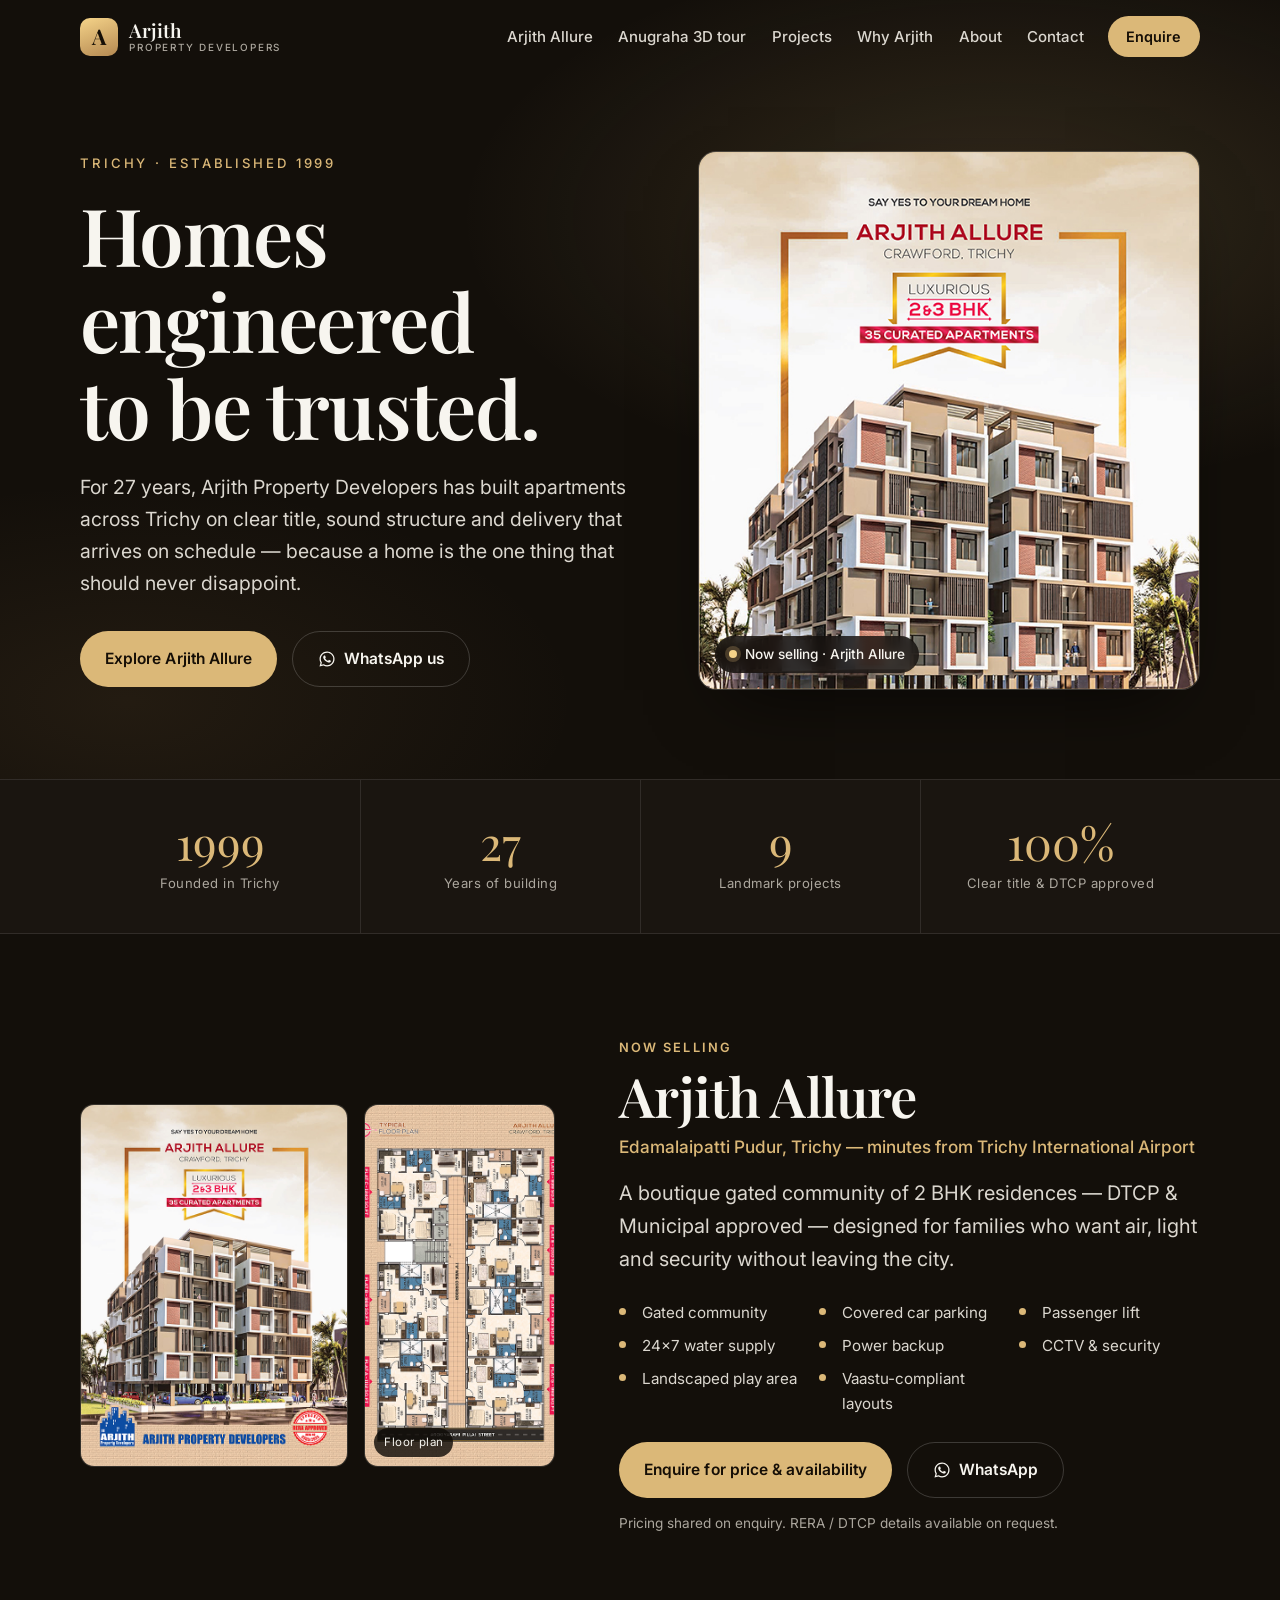
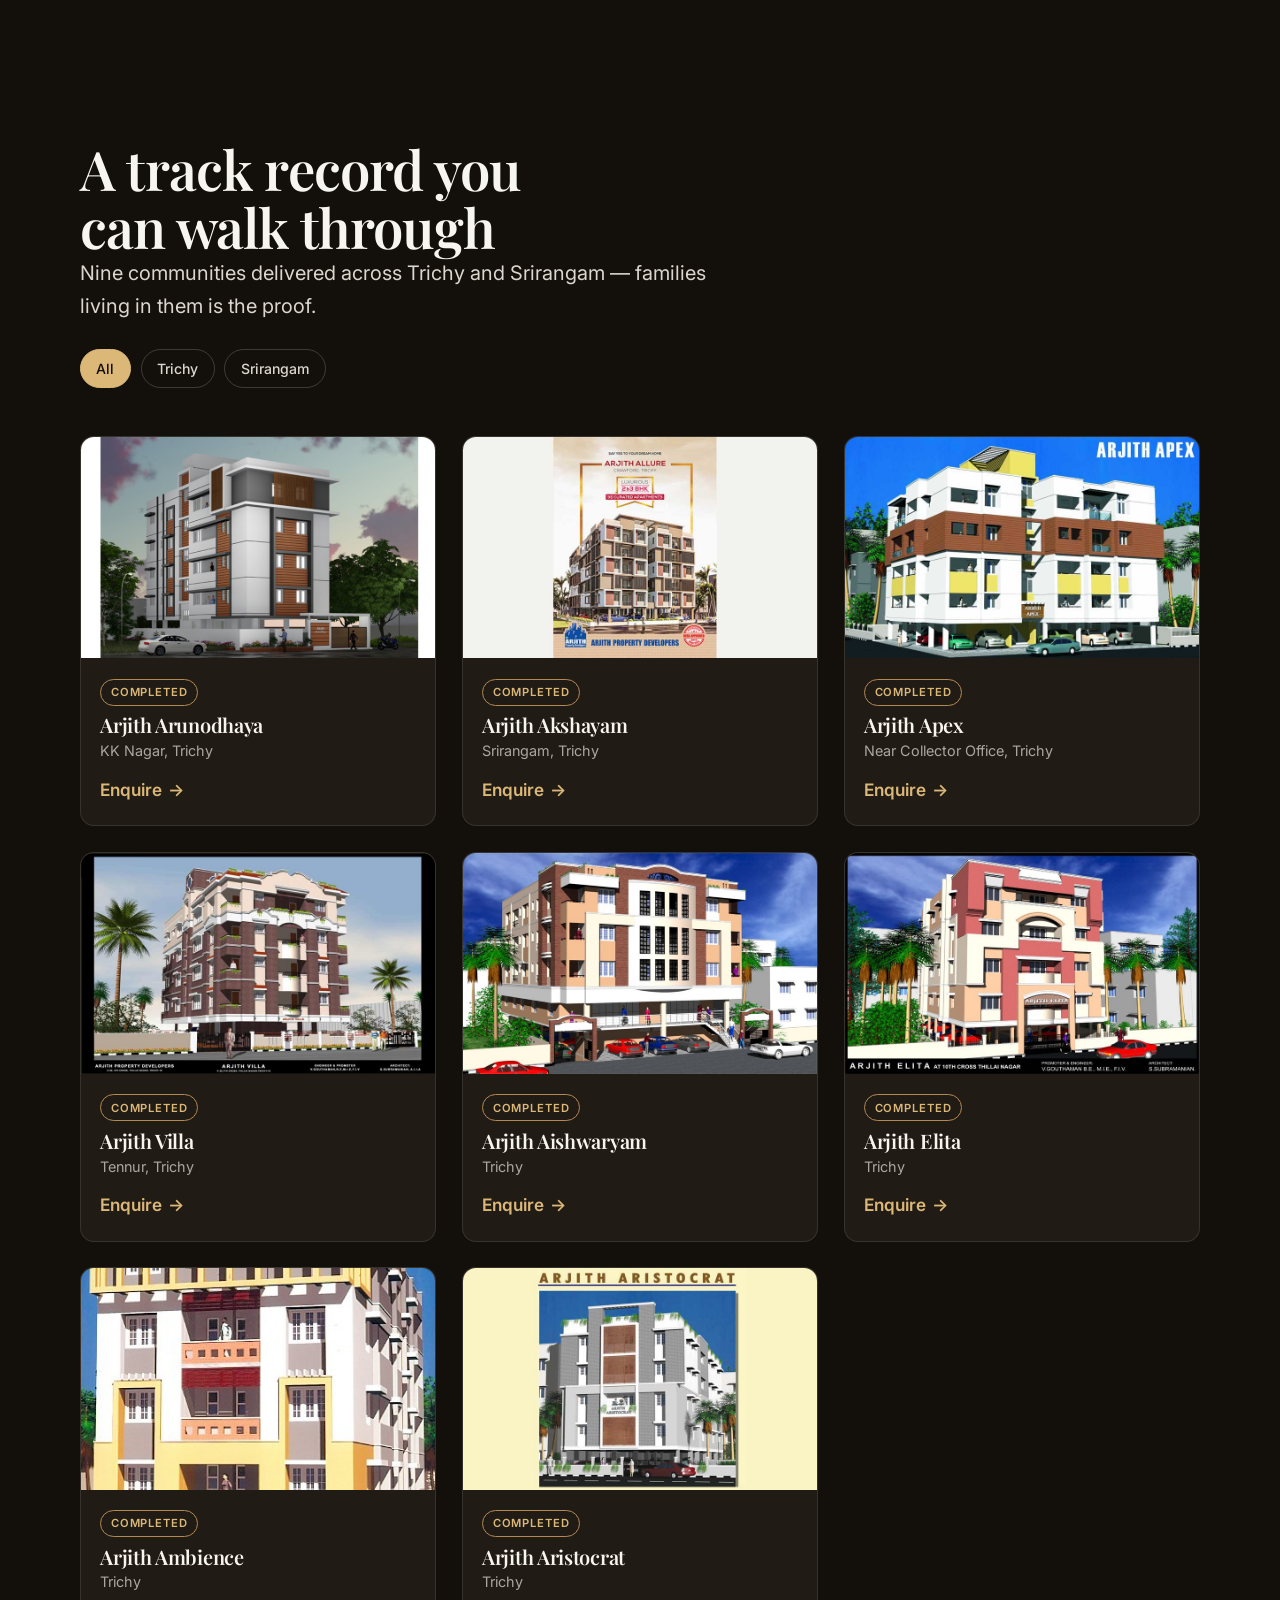
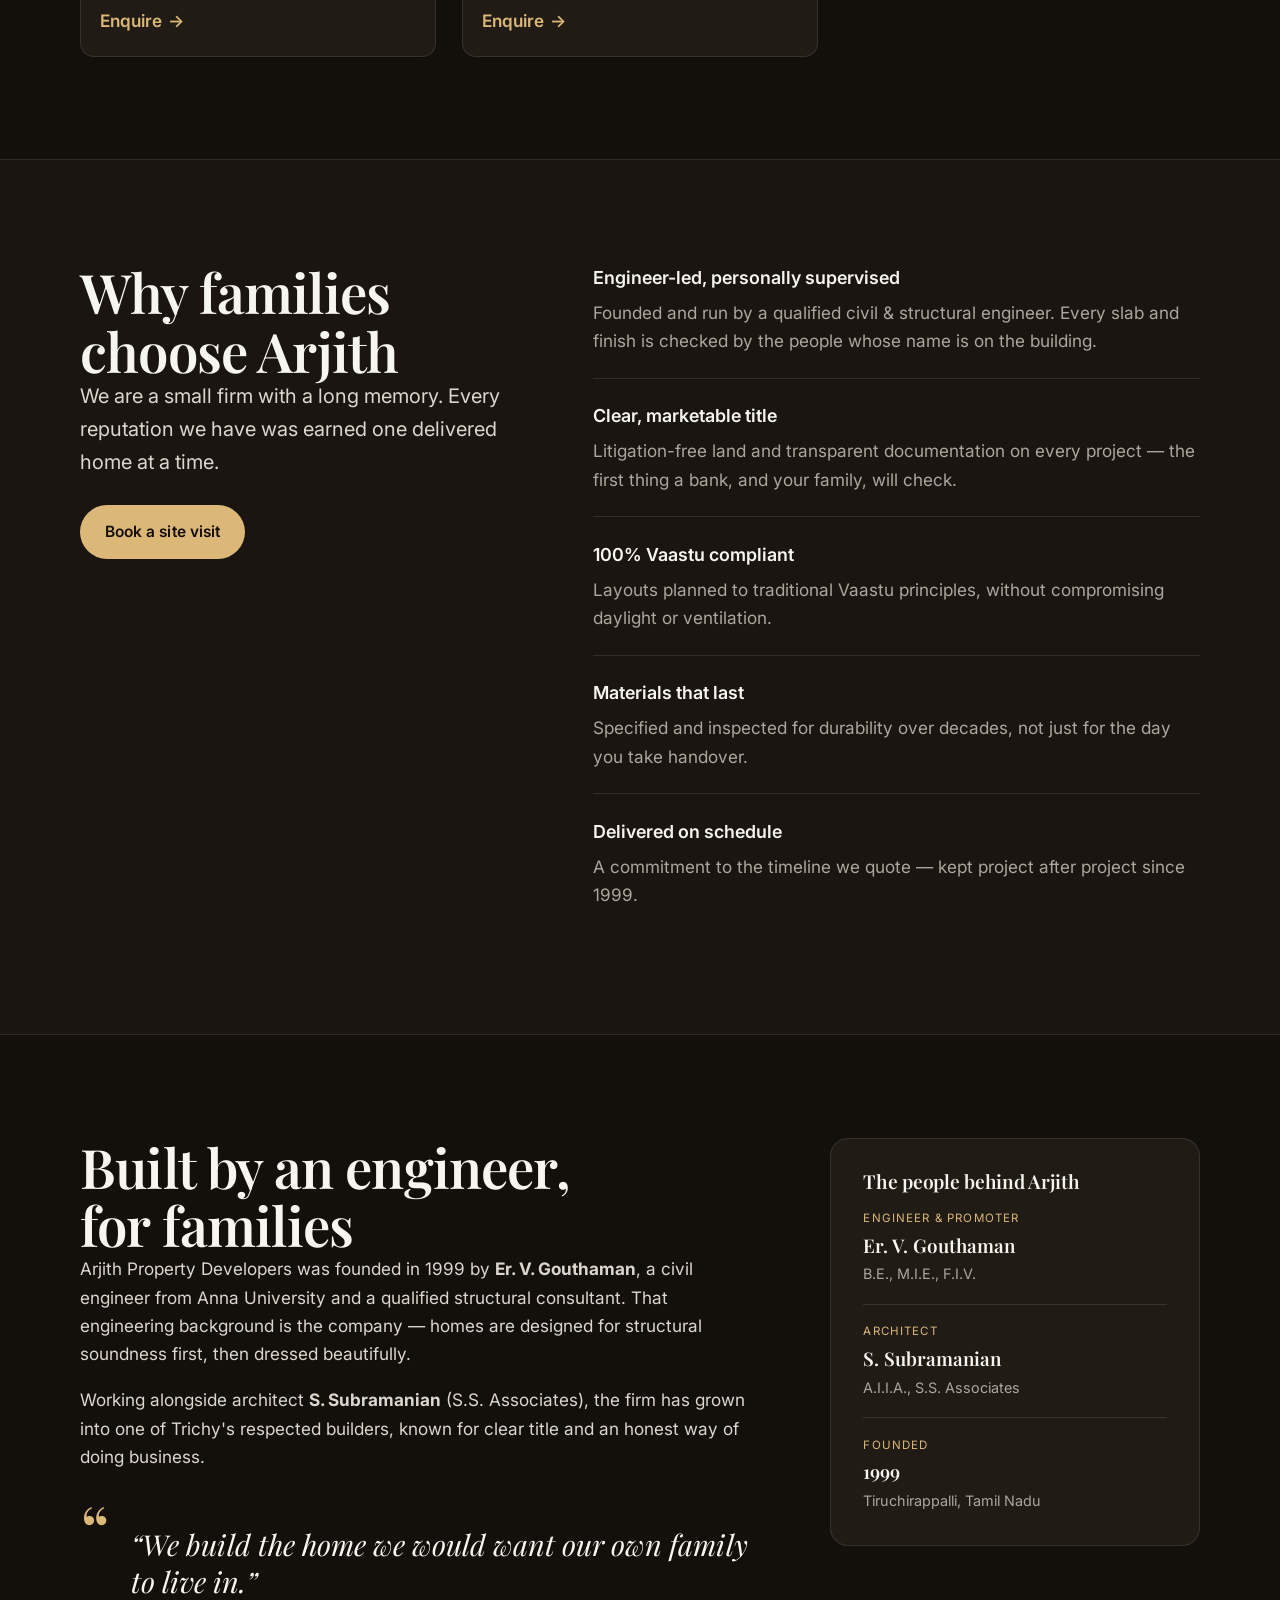
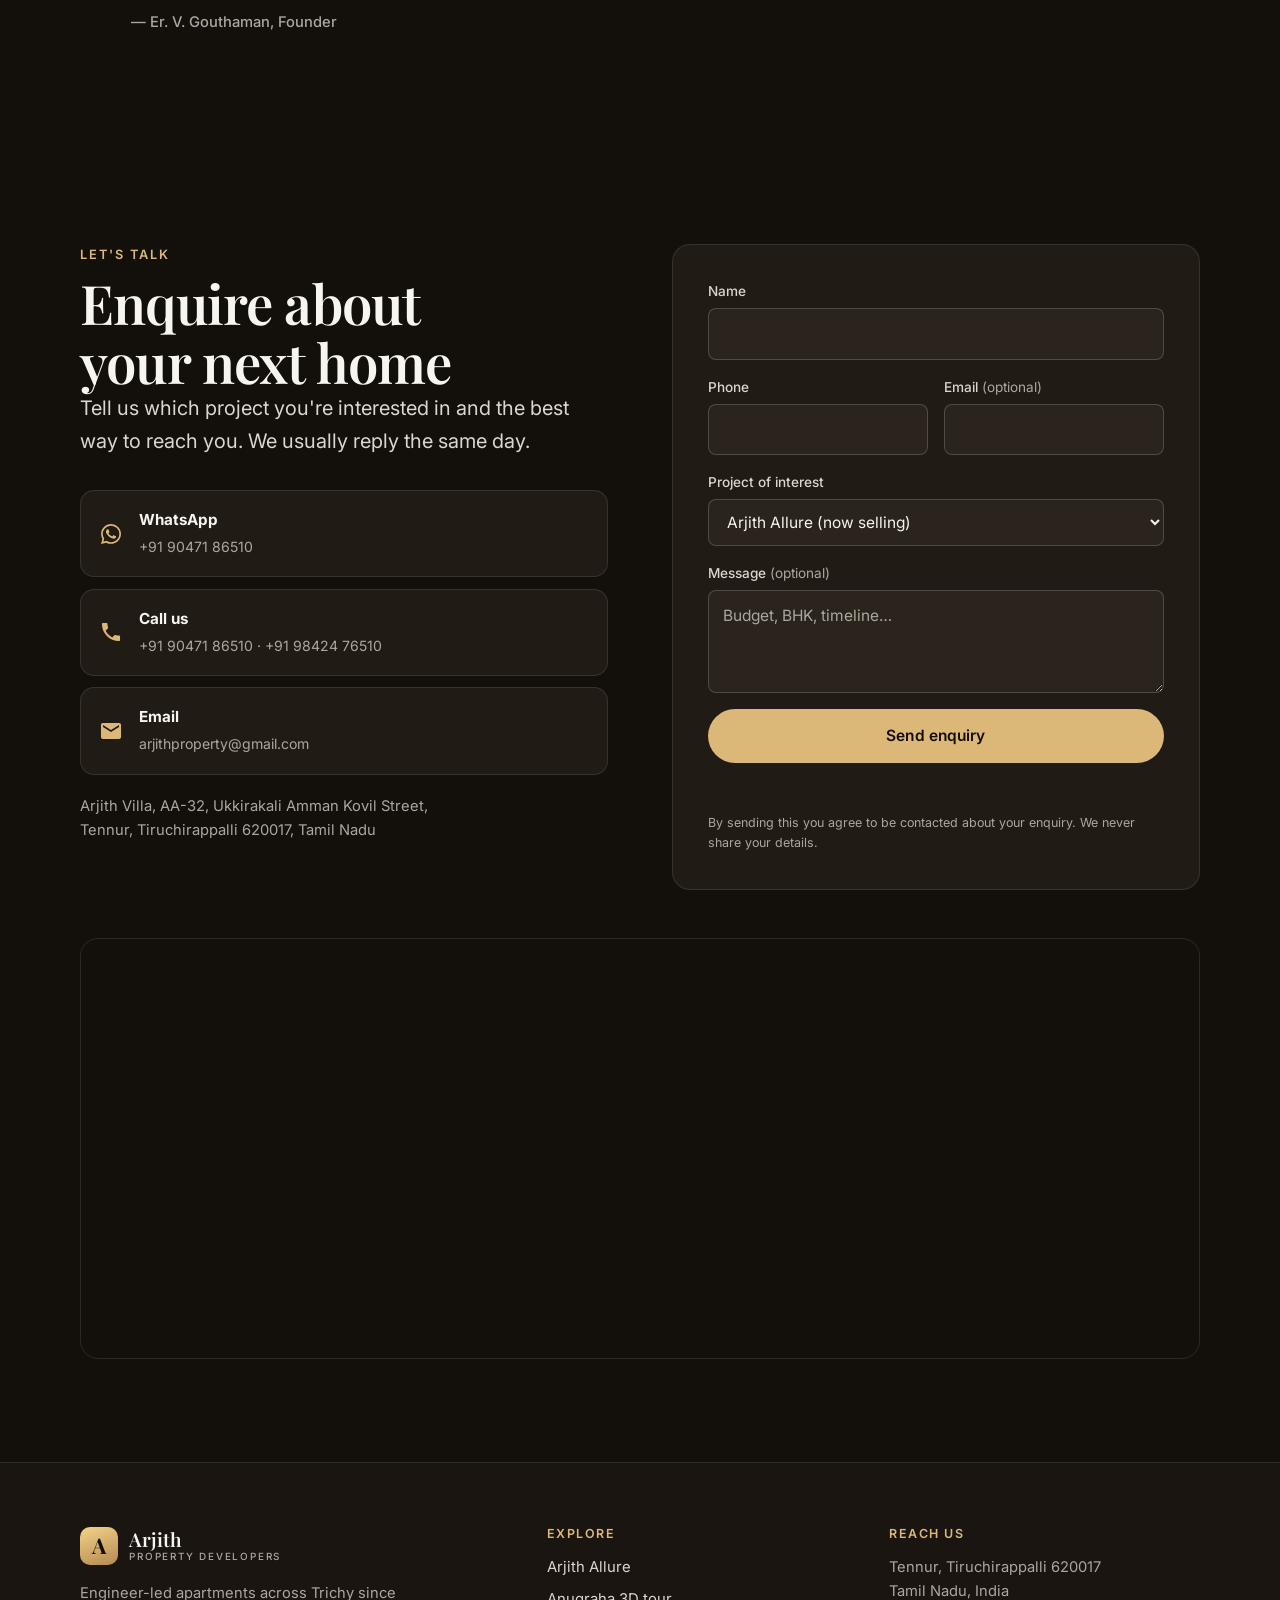
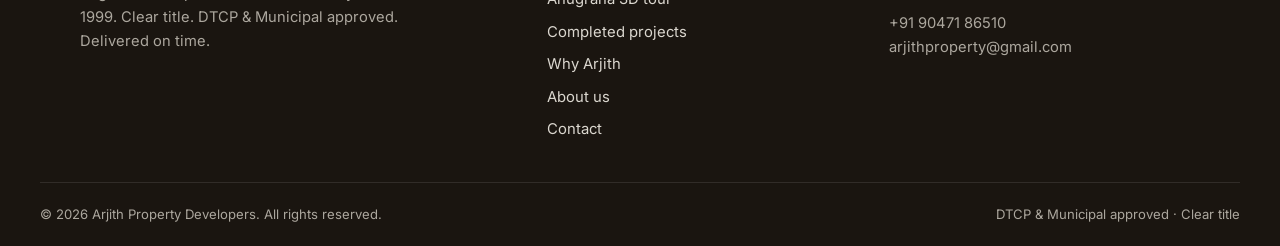
<file: index.html>
<!DOCTYPE html>
<html lang="en" class="no-js">
<head>
<meta charset="utf-8" />
<meta name="viewport" content="width=device-width, initial-scale=1" />
<meta name="theme-color" content="#15130F" />
<title>Arjith Property Developers — Apartments in Trichy, built on trust since 1999</title>
<meta name="description" content="Arjith Property Developers builds DTCP-approved, clear-title apartments across Trichy. Engineer-led construction since 1999. Now selling: Arjith Allure, Edamalaipatti Pudur. Enquire today." />
<link rel="canonical" href="https://arjithdevelopers.github.io/" />

<!-- Open Graph / social -->
<meta property="og:type" content="website" />
<meta property="og:site_name" content="Arjith Property Developers" />
<meta property="og:title" content="Arjith Property Developers — Apartments in Trichy, built on trust since 1999" />
<meta property="og:description" content="Engineer-led, clear-title, DTCP-approved homes across Trichy. Now selling: Arjith Allure." />
<meta property="og:url" content="https://arjithdevelopers.github.io/" />
<meta property="og:image" content="https://arjithdevelopers.github.io/assets/img/allure-elevation.jpg" />
<meta name="twitter:card" content="summary_large_image" />

<!-- Make JS-gated reveals safe: page is fully visible if JS never runs -->
<script>document.documentElement.className = document.documentElement.className.replace('no-js','js');</script>

<link rel="icon" href="assets/img/favicon.svg" type="image/svg+xml" />
<link rel="apple-touch-icon" href="assets/img/logo.png" />

<link rel="preconnect" href="https://fonts.googleapis.com" />
<link rel="preconnect" href="https://fonts.gstatic.com" crossorigin />
<link href="https://fonts.googleapis.com/css2?family=Playfair+Display:ital,wght@0,500;0,600;0,700;1,500&family=Inter:wght@400;500;600&display=swap" rel="stylesheet" />
<link rel="stylesheet" href="assets/css/styles.css" />

<!-- ====================================================================
     GOOGLE ANALYTICS (GA4) — EDIT: replace G-XXXXXXXXXX with your real
     Measurement ID. Custom interest events are sent from assets/js/main.js.
     ==================================================================== -->
<script async src="https://www.googletagmanager.com/gtag/js?id=G-XXXXXXXXXX"></script>
<script>
  window.dataLayer = window.dataLayer || [];
  function gtag(){dataLayer.push(arguments);}
  gtag('js', new Date());
  gtag('config', 'G-XXXXXXXXXX', { anonymize_ip: true });
</script>

<!-- Structured data: helps Google show the business correctly.
     EDIT the address/phone once confirmed. -->
<script type="application/ld+json">
{
  "@context": "https://schema.org",
  "@type": "RealEstateAgent",
  "name": "Arjith Property Developers",
  "url": "https://arjithdevelopers.github.io/",
  "image": "https://arjithdevelopers.github.io/assets/img/allure-elevation.jpg",
  "telephone": "+91-90471-86510",
  "email": "arjithproperty@gmail.com",
  "foundingDate": "1999",
  "founder": { "@type": "Person", "name": "Er. V. Gouthaman" },
  "address": {
    "@type": "PostalAddress",
    "streetAddress": "AA-32, Ukkirakali Amman Kovil Street, Tennur",
    "addressLocality": "Tiruchirappalli",
    "addressRegion": "Tamil Nadu",
    "postalCode": "620017",
    "addressCountry": "IN"
  },
  "areaServed": "Tiruchirappalli, Tamil Nadu"
}
</script>
</head>

<body>
<a class="skip-link" href="#main">Skip to content</a>

<!-- ============================ HEADER / NAV ============================ -->
<header class="site-header" id="top" data-header>
  <div class="wrap nav">
    <a class="brand" href="#top" aria-label="Arjith Property Developers — home">
      <span class="brand__mark" aria-hidden="true">A</span>
      <span class="brand__name">Arjith<span class="brand__sub">Property Developers</span></span>
    </a>
    <nav class="nav__links" aria-label="Primary">
      <a href="#allure">Arjith Allure</a>
      <a href="anugraha/?v=pages-20260921">Anugraha 3D tour</a>
      <a href="#projects">Projects</a>
      <a href="#why">Why Arjith</a>
      <a href="#about">About</a>
      <a href="#contact">Contact</a>
    </nav>
    <a class="btn btn--gold nav__cta" href="#contact" data-enquire="">Enquire</a>
    <button class="nav__toggle" data-menu-toggle aria-expanded="false" aria-controls="mobile-menu" aria-label="Open menu">
      <span></span><span></span><span></span>
    </button>
  </div>
  <div class="mobile-menu" id="mobile-menu" data-menu hidden>
    <a href="#allure">Arjith Allure</a>
    <a href="anugraha/?v=pages-20260921">Anugraha 3D tour</a>
    <a href="#projects">Projects</a>
    <a href="#why">Why Arjith</a>
    <a href="#about">About</a>
    <a href="#contact">Contact</a>
    <a class="btn btn--gold" href="#contact">Enquire now</a>
  </div>
</header>

<main id="main">

  <!-- ================================ HERO ================================ -->
  <section class="hero" aria-labelledby="hero-title">
    <div class="hero__glow" aria-hidden="true"></div>
    <div class="wrap hero__grid">
      <div class="hero__copy reveal">
        <p class="kicker">Trichy &middot; Established 1999</p>
        <h1 class="hero__title" id="hero-title">Homes engineered<br>to be trusted.</h1>
        <p class="hero__lead">For 27 years, Arjith Property Developers has built apartments across Trichy on clear title, sound structure and delivery that arrives on schedule — because a home is the one thing that should never disappoint.</p>
        <div class="hero__actions">
          <a class="btn btn--gold" href="#allure">Explore Arjith Allure</a>
          <a class="btn btn--ghost" href="https://wa.me/919047186510?text=Hi%20Arjith%2C%20I%27d%20like%20to%20know%20more%20about%20your%20projects."
             data-wa data-project="General" rel="noopener" target="_blank">
            <span class="ico-wa" aria-hidden="true"></span> WhatsApp us
          </a>
        </div>
      </div>
      <figure class="hero__figure reveal" data-gallery data-full="assets/img/allure-elevation.jpg" data-caption="Arjith Allure — elevation">
        <img src="assets/img/allure-elevation.jpg" width="595" height="808"
             alt="Architectural elevation of Arjith Allure, a 2 BHK gated community in Trichy" />
        <figcaption><span class="dot" aria-hidden="true"></span> Now selling &middot; Arjith Allure</figcaption>
      </figure>
    </div>
  </section>

  <!-- ============================= TRUST BAND ============================= -->
  <section class="trust" aria-label="Track record">
    <div class="wrap trust__row">
      <div class="trust__item"><span class="trust__num">1999</span><span class="trust__lbl">Founded in Trichy</span></div>
      <div class="trust__item"><span class="trust__num">27</span><span class="trust__lbl">Years of building</span></div>
      <div class="trust__item"><span class="trust__num">9</span><span class="trust__lbl">Landmark projects</span></div>
      <div class="trust__item"><span class="trust__num">100%</span><span class="trust__lbl">Clear title &amp; DTCP approved</span></div>
    </div>
  </section>

  <!-- ============================== FLAGSHIP ============================== -->
  <section class="allure" id="allure" aria-labelledby="allure-title"
           data-project-track data-project="Arjith Allure" data-status="Ongoing">
    <div class="wrap allure__grid">
      <div class="allure__media reveal">
        <button class="media-card" data-gallery data-full="assets/img/allure-elevation.jpg" data-caption="Arjith Allure — elevation" aria-label="Open Arjith Allure elevation">
          <img src="assets/img/allure-elevation.jpg" width="595" height="808" loading="lazy"
               alt="Elevation render of Arjith Allure apartments" />
        </button>
        <button class="media-card media-card--small" data-gallery data-full="assets/img/allure-plan.jpg" data-caption="Arjith Allure — floor plan" aria-label="Open Arjith Allure floor plan">
          <img src="assets/img/allure-plan.jpg" width="595" height="808" loading="lazy"
               alt="Floor plan of Arjith Allure apartments" />
          <span class="media-card__tag">Floor plan</span>
        </button>
      </div>
      <div class="allure__body reveal">
        <p class="eyebrow eyebrow--gold">Now selling</p>
        <h2 class="section-title" id="allure-title">Arjith Allure</h2>
        <!-- VERIFY before launch: confirm Arjith Allure's exact location, approvals (DTCP/RERA) and unit details. -->
        <p class="allure__loc">Edamalaipatti Pudur, Trichy — minutes from Trichy International Airport</p>
        <p class="lead">A boutique gated community of 2&nbsp;BHK residences — DTCP &amp; Municipal approved — designed for families who want air, light and security without leaving the city.</p>
        <ul class="amenities">
          <li>Gated community</li>
          <li>Covered car parking</li>
          <li>Passenger lift</li>
          <li>24&times;7 water supply</li>
          <li>Power backup</li>
          <li>CCTV &amp; security</li>
          <li>Landscaped play area</li>
          <li>Vaastu-compliant layouts</li>
        </ul>
        <div class="allure__actions">
          <a class="btn btn--gold" href="#contact" data-enquire="Arjith Allure">Enquire for price &amp; availability</a>
          <a class="btn btn--ghost" href="https://wa.me/919047186510?text=Hi%20Arjith%2C%20I%27m%20interested%20in%20Arjith%20Allure.%20Please%20share%20price%20and%20availability."
             data-wa data-project="Arjith Allure" rel="noopener" target="_blank">
            <span class="ico-wa" aria-hidden="true"></span> WhatsApp
          </a>
        </div>
        <p class="micro">Pricing shared on enquiry. RERA / DTCP details available on request.</p>
      </div>
    </div>
  </section>

  <!-- ========================== COMPLETED PROJECTS ========================== -->
  <section class="projects" id="projects" aria-labelledby="projects-title">
    <div class="wrap">
      <header class="section-head">
        <h2 class="section-title" id="projects-title">A track record you can walk through</h2>
        <p class="lead">Nine communities delivered across Trichy and Srirangam — families living in them is the proof.</p>
        <div class="filters" role="tablist" aria-label="Filter projects by location">
          <button class="chip is-active" data-filter="all" role="tab" aria-selected="true">All</button>
          <button class="chip" data-filter="trichy" role="tab" aria-selected="false">Trichy</button>
          <button class="chip" data-filter="srirangam" role="tab" aria-selected="false">Srirangam</button>
        </div>
      </header>

      <ul class="grid" id="project-grid">
        <li class="proj reveal" data-loc="trichy" data-project-track data-project="Arjith Arunodhaya" data-status="Completed">
          <button class="proj__img" data-gallery data-full="assets/img/arunodhaya.jpg" data-caption="Arjith Arunodhaya — KK Nagar" aria-label="View Arjith Arunodhaya">
            <img src="assets/img/arunodhaya.jpg" width="800" height="500" loading="lazy" alt="Arjith Arunodhaya apartments, KK Nagar, Trichy" />
          </button>
          <div class="proj__body">
            <span class="tag">Completed</span>
            <h3>Arjith Arunodhaya</h3>
            <p>KK Nagar, Trichy</p>
            <a class="link-gold" href="#contact" data-enquire="Arjith Arunodhaya">Enquire <span aria-hidden="true">→</span></a>
          </div>
        </li>

        <li class="proj reveal" data-loc="srirangam" data-project-track data-project="Arjith Akshayam" data-status="Completed">
          <button class="proj__img" data-gallery data-full="assets/img/akshayam.jpg" data-caption="Arjith Akshayam — Srirangam" aria-label="View Arjith Akshayam">
            <img src="assets/img/akshayam.jpg" width="800" height="500" loading="lazy" alt="Arjith Akshayam apartments, Srirangam, Trichy" />
          </button>
          <div class="proj__body">
            <span class="tag">Completed</span>
            <h3>Arjith Akshayam</h3>
            <p>Srirangam, Trichy</p>
            <a class="link-gold" href="#contact" data-enquire="Arjith Akshayam">Enquire <span aria-hidden="true">→</span></a>
          </div>
        </li>

        <li class="proj reveal" data-loc="trichy" data-project-track data-project="Arjith Apex" data-status="Completed">
          <button class="proj__img" data-gallery data-full="assets/img/apex.jpg" data-caption="Arjith Apex — near Collector Office" aria-label="View Arjith Apex">
            <img src="assets/img/apex.jpg" width="800" height="500" loading="lazy" alt="Arjith Apex apartments near Collector Office, Trichy" />
          </button>
          <div class="proj__body">
            <span class="tag">Completed</span>
            <h3>Arjith Apex</h3>
            <p>Near Collector Office, Trichy</p>
            <a class="link-gold" href="#contact" data-enquire="Arjith Apex">Enquire <span aria-hidden="true">→</span></a>
          </div>
        </li>

        <li class="proj reveal" data-loc="trichy" data-project-track data-project="Arjith Villa" data-status="Completed">
          <button class="proj__img" data-gallery data-full="assets/img/villa.jpg" data-caption="Arjith Villa — Trichy" aria-label="View Arjith Villa">
            <img src="assets/img/villa.jpg" width="800" height="500" loading="lazy" alt="Arjith Villa apartments, Trichy" />
          </button>
          <div class="proj__body">
            <span class="tag">Completed</span>
            <h3>Arjith Villa</h3>
            <p>Tennur, Trichy</p>
            <a class="link-gold" href="#contact" data-enquire="Arjith Villa">Enquire <span aria-hidden="true">→</span></a>
          </div>
        </li>

        <li class="proj reveal" data-loc="trichy" data-project-track data-project="Arjith Aishwaryam" data-status="Completed">
          <button class="proj__img" data-gallery data-full="assets/img/aishwaryam.jpg" data-caption="Arjith Aishwaryam — Trichy" aria-label="View Arjith Aishwaryam">
            <img src="assets/img/aishwaryam.jpg" width="800" height="500" loading="lazy" alt="Arjith Aishwaryam apartments, Trichy" />
          </button>
          <div class="proj__body">
            <span class="tag">Completed</span>
            <h3>Arjith Aishwaryam</h3>
            <p>Trichy</p>
            <a class="link-gold" href="#contact" data-enquire="Arjith Aishwaryam">Enquire <span aria-hidden="true">→</span></a>
          </div>
        </li>

        <li class="proj reveal" data-loc="trichy" data-project-track data-project="Arjith Elita" data-status="Completed">
          <button class="proj__img" data-gallery data-full="assets/img/elita.jpg" data-caption="Arjith Elita — Trichy" aria-label="View Arjith Elita">
            <img src="assets/img/elita.jpg" width="800" height="500" loading="lazy" alt="Arjith Elita apartments, Trichy" />
          </button>
          <div class="proj__body">
            <span class="tag">Completed</span>
            <h3>Arjith Elita</h3>
            <p>Trichy</p>
            <a class="link-gold" href="#contact" data-enquire="Arjith Elita">Enquire <span aria-hidden="true">→</span></a>
          </div>
        </li>

        <li class="proj reveal" data-loc="trichy" data-project-track data-project="Arjith Ambience" data-status="Completed">
          <button class="proj__img" data-gallery data-full="assets/img/ambience.jpg" data-caption="Arjith Ambience — Trichy" aria-label="View Arjith Ambience">
            <img src="assets/img/ambience.jpg" width="377" height="547" loading="lazy" alt="Arjith Ambience apartments, Trichy" />
          </button>
          <div class="proj__body">
            <span class="tag">Completed</span>
            <h3>Arjith Ambience</h3>
            <p>Trichy</p>
            <a class="link-gold" href="#contact" data-enquire="Arjith Ambience">Enquire <span aria-hidden="true">→</span></a>
          </div>
        </li>

        <li class="proj reveal" data-loc="trichy" data-project-track data-project="Arjith Aristocrat" data-status="Completed">
          <button class="proj__img" data-gallery data-full="assets/img/aristocrat.jpg" data-caption="Arjith Aristocrat — Trichy" aria-label="View Arjith Aristocrat">
            <img src="assets/img/aristocrat.jpg" width="800" height="500" loading="lazy" alt="Arjith Aristocrat apartments, Trichy" />
          </button>
          <div class="proj__body">
            <span class="tag">Completed</span>
            <h3>Arjith Aristocrat</h3>
            <p>Trichy</p>
            <a class="link-gold" href="#contact" data-enquire="Arjith Aristocrat">Enquire <span aria-hidden="true">→</span></a>
          </div>
        </li>
      </ul>
    </div>
  </section>

  <!-- =============================== WHY ARJITH =============================== -->
  <section class="why" id="why" aria-labelledby="why-title">
    <div class="wrap why__grid">
      <div class="why__intro reveal">
        <h2 class="section-title" id="why-title">Why families choose Arjith</h2>
        <p class="lead">We are a small firm with a long memory. Every reputation we have was earned one delivered home at a time.</p>
        <a class="btn btn--gold" href="#contact" data-enquire="">Book a site visit</a>
      </div>
      <dl class="why__list reveal">
        <div class="why__item">
          <dt>Engineer-led, personally supervised</dt>
          <dd>Founded and run by a qualified civil &amp; structural engineer. Every slab and finish is checked by the people whose name is on the building.</dd>
        </div>
        <div class="why__item">
          <dt>Clear, marketable title</dt>
          <dd>Litigation-free land and transparent documentation on every project — the first thing a bank, and your family, will check.</dd>
        </div>
        <div class="why__item">
          <dt>100% Vaastu compliant</dt>
          <dd>Layouts planned to traditional Vaastu principles, without compromising daylight or ventilation.</dd>
        </div>
        <div class="why__item">
          <dt>Materials that last</dt>
          <dd>Specified and inspected for durability over decades, not just for the day you take handover.</dd>
        </div>
        <div class="why__item">
          <dt>Delivered on schedule</dt>
          <dd>A commitment to the timeline we quote — kept project after project since 1999.</dd>
        </div>
      </dl>
    </div>
  </section>

  <!-- ================================ ABOUT ================================ -->
  <section class="about" id="about" aria-labelledby="about-title">
    <div class="wrap about__grid">
      <div class="about__body reveal">
        <h2 class="section-title" id="about-title">Built by an engineer, for families</h2>
        <p>Arjith Property Developers was founded in 1999 by <strong>Er. V. Gouthaman</strong>, a civil engineer from Anna University and a qualified structural consultant. That engineering background is the company — homes are designed for structural soundness first, then dressed beautifully.</p>
        <p>Working alongside architect <strong>S. Subramanian</strong> (S.S. Associates), the firm has grown into one of Trichy's respected builders, known for clear title and an honest way of doing business.</p>
        <blockquote class="pull">“We build the home we would want our own family to live in.”
          <cite>— Er. V. Gouthaman, Founder</cite></blockquote>
      </div>
      <aside class="about__card reveal" aria-label="Company details">
        <h3>The people behind Arjith</h3>
        <ul class="who">
          <li><span>Engineer &amp; Promoter</span><strong>Er. V. Gouthaman</strong><em>B.E., M.I.E., F.I.V.</em></li>
          <li><span>Architect</span><strong>S. Subramanian</strong><em>A.I.I.A., S.S. Associates</em></li>
          <li><span>Founded</span><strong>1999</strong><em>Tiruchirappalli, Tamil Nadu</em></li>
        </ul>
      </aside>
    </div>
  </section>

  <!-- =============================== CONTACT =============================== -->
  <section class="contact" id="contact" aria-labelledby="contact-title">
    <div class="wrap contact__grid">
      <div class="contact__intro reveal">
        <p class="eyebrow eyebrow--gold">Let's talk</p>
        <h2 class="section-title" id="contact-title">Enquire about your next home</h2>
        <p class="lead">Tell us which project you're interested in and the best way to reach you. We usually reply the same day.</p>

        <div class="contact__direct">
          <a class="contact__line" href="https://wa.me/919047186510?text=Hi%20Arjith%2C%20I%27d%20like%20to%20enquire%20about%20a%20home."
             data-wa data-project="General" rel="noopener" target="_blank">
            <span class="ico-wa" aria-hidden="true"></span>
            <span><strong>WhatsApp</strong><em>+91 90471 86510</em></span>
          </a>
          <a class="contact__line" href="tel:+919047186510" data-call data-project="General">
            <span class="ico-call" aria-hidden="true"></span>
            <span><strong>Call us</strong><em>+91 90471 86510 &middot; +91 98424 76510</em></span>
          </a>
          <a class="contact__line" href="mailto:arjithproperty@gmail.com">
            <span class="ico-mail" aria-hidden="true"></span>
            <span><strong>Email</strong><em>arjithproperty@gmail.com</em></span>
          </a>
          <p class="contact__addr">
            <!-- VERIFY: legacy address (Tennur) vs portals (Thillai Nagar). Confirm before launch. -->
            Arjith Villa, AA-32, Ukkirakali Amman Kovil Street,<br>Tennur, Tiruchirappalli 620017, Tamil Nadu
          </p>
        </div>
      </div>

      <div class="contact__formwrap reveal">
        <!-- =================================================================
             ENQUIRY FORM — powered by Web3Forms (free, emails each lead).
             EDIT: replace YOUR_WEB3FORMS_ACCESS_KEY with the key generated
             for arjithproperty@gmail.com at https://web3forms.com
             ================================================================= -->
        <form class="form" id="enquiry-form" novalidate>
          <input type="hidden" name="access_key" value="YOUR_WEB3FORMS_ACCESS_KEY" />
          <input type="hidden" name="subject" value="New website enquiry — Arjith Property Developers" />
          <input type="hidden" name="from_name" value="arjithdevelopers.com" />
          <!-- honeypot: hidden from humans, traps bots -->
          <input type="checkbox" name="botcheck" tabindex="-1" autocomplete="off" class="hp" aria-hidden="true" />

          <div class="field">
            <label for="f-name">Name</label>
            <input id="f-name" name="name" type="text" autocomplete="name" required />
          </div>
          <div class="field-row">
            <div class="field">
              <label for="f-phone">Phone</label>
              <input id="f-phone" name="phone" type="tel" inputmode="tel" autocomplete="tel" required />
            </div>
            <div class="field">
              <label for="f-email">Email <span class="opt">(optional)</span></label>
              <input id="f-email" name="email" type="email" autocomplete="email" />
            </div>
          </div>
          <div class="field">
            <label for="f-project">Project of interest</label>
            <select id="f-project" name="project">
              <option>Arjith Allure (now selling)</option>
              <option>Arjith Akshayam</option>
              <option>Arjith Apex</option>
              <option>Arjith Arunodhaya</option>
              <option>Arjith Villa</option>
              <option>Arjith Aishwaryam</option>
              <option>Arjith Elita</option>
              <option>Arjith Ambience</option>
              <option>Arjith Aristocrat</option>
              <option>Not sure yet — please advise</option>
            </select>
          </div>
          <div class="field">
            <label for="f-message">Message <span class="opt">(optional)</span></label>
            <textarea id="f-message" name="message" rows="3" placeholder="Budget, BHK, timeline…"></textarea>
          </div>
          <button class="btn btn--gold btn--block" type="submit" data-submit>Send enquiry</button>
          <p class="form__status" data-form-status role="status" aria-live="polite"></p>
          <p class="form__micro">By sending this you agree to be contacted about your enquiry. We never share your details.</p>
        </form>
      </div>
    </div>

    <div class="wrap">
      <div class="map reveal">
        <iframe title="Arjith Property Developers location, Trichy" loading="lazy"
          referrerpolicy="no-referrer-when-downgrade"
          src="https://www.google.com/maps?q=Tennur,+Tiruchirappalli,+Tamil+Nadu+620017&output=embed"></iframe>
      </div>
    </div>
  </section>
</main>

<!-- ============================== FOOTER ============================== -->
<footer class="site-footer">
  <div class="wrap footer__grid">
    <div class="footer__brand">
      <a class="brand" href="#top" aria-label="Arjith Property Developers — home">
        <span class="brand__mark" aria-hidden="true">A</span>
        <span class="brand__name">Arjith<span class="brand__sub">Property Developers</span></span>
      </a>
      <p>Engineer-led apartments across Trichy since 1999. Clear title. DTCP &amp; Municipal approved. Delivered on time.</p>
    </div>
    <nav class="footer__nav" aria-label="Footer">
      <h4>Explore</h4>
      <a href="#allure">Arjith Allure</a>
      <a href="anugraha/?v=pages-20260921">Anugraha 3D tour</a>
      <a href="#projects">Completed projects</a>
      <a href="#why">Why Arjith</a>
      <a href="#about">About us</a>
      <a href="#contact">Contact</a>
    </nav>
    <div class="footer__contact">
      <h4>Reach us</h4>
      <p>Tennur, Tiruchirappalli 620017<br>Tamil Nadu, India</p>
      <p><a href="tel:+919047186510">+91 90471 86510</a><br>
         <a href="mailto:arjithproperty@gmail.com">arjithproperty@gmail.com</a></p>
    </div>
  </div>
  <div class="wrap footer__bar">
    <span>&copy; <span data-year>2026</span> Arjith Property Developers. All rights reserved.</span>
    <span>DTCP &amp; Municipal approved &middot; Clear title</span>
  </div>
</footer>

<!-- =========================== STICKY MOBILE CTA =========================== -->
<div class="sticky-cta" aria-label="Quick contact">
  <a href="https://wa.me/919047186510?text=Hi%20Arjith%2C%20I%27d%20like%20to%20enquire%20about%20a%20home." data-wa data-project="StickyBar" rel="noopener" target="_blank"><span class="ico-wa" aria-hidden="true"></span>WhatsApp</a>
  <a href="tel:+919047186510" data-call data-project="StickyBar"><span class="ico-call" aria-hidden="true"></span>Call</a>
  <a href="#contact" class="sticky-cta__enq" data-enquire="">Enquire</a>
</div>

<!-- =============================== LIGHTBOX =============================== -->
<dialog class="lightbox" data-lightbox aria-label="Project image">
  <button class="lightbox__close" data-lightbox-close aria-label="Close">&times;</button>
  <figure>
    <img alt="" data-lightbox-img />
    <figcaption data-lightbox-cap></figcaption>
  </figure>
</dialog>

<script src="assets/js/main.js" defer></script>
</body>
</html>
</file>
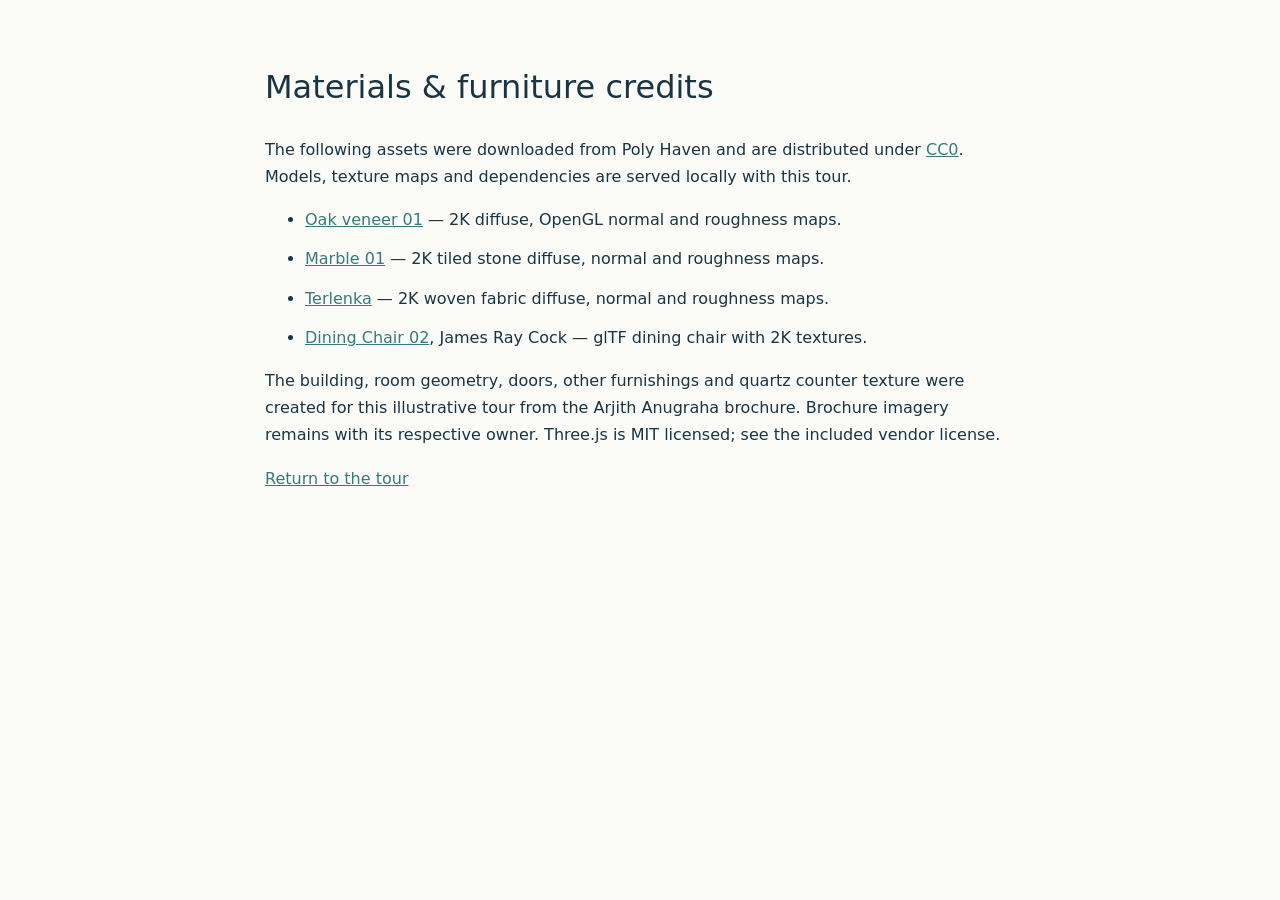
<file: anugraha/assets/credits.html>
<!doctype html><html lang="en"><meta charset="utf-8"><meta name="viewport" content="width=device-width,initial-scale=1"><title>Anugraha asset credits</title><style>body{max-width:750px;margin:60px auto;padding:0 24px;font:16px/1.7 system-ui;color:#193443;background:#fbfcf8}a{color:#357b7b}li{margin:12px 0}h1{font-weight:500}</style><h1>Materials & furniture credits</h1><p>The following assets were downloaded from Poly Haven and are distributed under <a href="https://polyhaven.com/license">CC0</a>. Models, texture maps and dependencies are served locally with this tour.</p><ul><li><a href="https://polyhaven.com/a/oak_veneer_01">Oak veneer 01</a> — 2K diffuse, OpenGL normal and roughness maps.</li><li><a href="https://polyhaven.com/a/marble_01">Marble 01</a> — 2K tiled stone diffuse, normal and roughness maps.</li><li><a href="https://polyhaven.com/a/terlenka">Terlenka</a> — 2K woven fabric diffuse, normal and roughness maps.</li><li><a href="https://polyhaven.com/a/dining_chair_02">Dining Chair 02</a>, James Ray Cock — glTF dining chair with 2K textures.</li></ul><p>The building, room geometry, doors, other furnishings and quartz counter texture were created for this illustrative tour from the Arjith Anugraha brochure. Brochure imagery remains with its respective owner. Three.js is MIT licensed; see the included vendor license.</p><p><a href="../">Return to the tour</a></p></html>
</file>
<file: assets/css/styles.css>
/* =====================================================================
   Arjith Property Developers — luxury & bold design system
   Palette in OKLCH · serif display (Playfair) + sans body (Inter)
   ===================================================================== */

:root {
  /* surfaces — warm near-black charcoal */
  --bg:         oklch(0.17 0.012 70);
  --bg-2:       oklch(0.20 0.013 70);
  --surface:    oklch(0.225 0.014 70);
  --surface-2:  oklch(0.265 0.016 70);
  --line:       oklch(1 0 0 / 0.10);
  --line-strong:oklch(1 0 0 / 0.18);

  /* ink */
  --ink:    oklch(0.97 0.008 85);
  --ink-2:  oklch(0.88 0.012 85);
  --muted:  oklch(0.73 0.014 85);

  /* champagne gold accent */
  --gold:      oklch(0.80 0.092 82);
  --gold-2:    oklch(0.88 0.10 86);
  --gold-deep: oklch(0.66 0.09 72);
  --on-gold:   oklch(0.17 0.02 70);

  /* type */
  --serif: "Playfair Display", Georgia, "Times New Roman", serif;
  --sans:  "Inter", system-ui, -apple-system, "Segoe UI", Roboto, sans-serif;

  /* shape & motion */
  --r-sm: 8px; --r: 14px; --r-lg: 18px;
  --ease: cubic-bezier(0.22, 1, 0.36, 1);   /* ease-out-quart, no bounce */
  --wrap: 1200px;

  /* z-index scale (semantic, never 9999) */
  --z-sticky: 50; --z-header: 100; --z-menu: 200; --z-modal: 300;
}

/* ----------------------------- reset / base ----------------------------- */
*, *::before, *::after { box-sizing: border-box; }
* { margin: 0; }
html { scroll-behavior: smooth; -webkit-text-size-adjust: 100%; }
@media (prefers-reduced-motion: reduce) { html { scroll-behavior: auto; } }

body {
  font-family: var(--sans);
  background: var(--bg);
  color: var(--ink-2);
  line-height: 1.65;
  font-size: clamp(1rem, 0.97rem + 0.2vw, 1.075rem);
  -webkit-font-smoothing: antialiased;
  text-rendering: optimizeLegibility;
  overflow-x: hidden;
}
img, iframe { display: block; max-width: 100%; }
img { height: auto; }
a { color: inherit; text-decoration: none; }
button { font: inherit; color: inherit; cursor: pointer; background: none; border: 0; }
:focus-visible { outline: 2px solid var(--gold); outline-offset: 3px; border-radius: 3px; }

.wrap { width: 100%; max-width: var(--wrap); margin-inline: auto; padding-inline: clamp(1.2rem, 4vw, 2.5rem); }

.skip-link {
  position: absolute; left: 1rem; top: -3rem; z-index: var(--z-modal);
  background: var(--gold); color: var(--on-gold); padding: 0.6rem 1rem; border-radius: var(--r-sm);
  transition: top 0.2s var(--ease); font-weight: 600;
}
.skip-link:focus { top: 1rem; }

/* ----------------------------- typography ----------------------------- */
h1, h2, h3, h4 { font-family: var(--serif); font-weight: 600; line-height: 1.08; color: var(--ink); text-wrap: balance; letter-spacing: -0.015em; }
p { text-wrap: pretty; }

.section-title { font-size: clamp(2rem, 1.4rem + 2.6vw, 3.4rem); }
.lead { font-size: clamp(1.05rem, 1rem + 0.4vw, 1.25rem); color: var(--ink-2); max-width: 60ch; }
.eyebrow { font-family: var(--sans); font-size: 0.8rem; font-weight: 600; letter-spacing: 0.16em; text-transform: uppercase; }
.eyebrow--gold { color: var(--gold); }
.kicker { font-family: var(--sans); font-size: 0.82rem; font-weight: 500; letter-spacing: 0.22em; text-transform: uppercase; color: var(--gold); }
.micro { font-size: 0.85rem; color: var(--muted); }

/* ------------------------------- buttons ------------------------------- */
.btn {
  --pad: 0.92em 1.6em;
  display: inline-flex; align-items: center; justify-content: center; gap: 0.55em;
  padding: var(--pad); border-radius: 999px; font-weight: 600; letter-spacing: 0.005em;
  font-size: 0.97rem; transition: transform 0.25s var(--ease), background 0.25s var(--ease), border-color 0.25s var(--ease), color 0.25s var(--ease);
  will-change: transform;
}
.btn--gold { background: var(--gold); color: var(--on-gold); }
.btn--gold:hover { background: var(--gold-2); transform: translateY(-2px); }
.btn--ghost { border: 1px solid var(--line-strong); color: var(--ink); }
.btn--ghost:hover { border-color: var(--gold); color: var(--gold); transform: translateY(-2px); }
.btn--block { width: 100%; }
.link-gold { color: var(--gold); font-weight: 600; display: inline-flex; align-items: center; gap: 0.35em; }
.link-gold:hover { color: var(--gold-2); }
.link-gold span { transition: transform 0.25s var(--ease); }
.link-gold:hover span { transform: translateX(4px); }

/* -------------------------------- icons -------------------------------- */
.ico-wa, .ico-call, .ico-mail {
  width: 1.15em; height: 1.15em; display: inline-block; flex: none;
  background: currentColor; vertical-align: -0.18em;
  -webkit-mask: center / contain no-repeat var(--m); mask: center / contain no-repeat var(--m);
}
.ico-wa   { --m: url("data:image/svg+xml,%3Csvg xmlns='http://www.w3.org/2000/svg' viewBox='0 0 24 24'%3E%3Cpath d='M19.05 4.91A9.82 9.82 0 0 0 12.04 2C6.58 2 2.13 6.45 2.13 11.91c0 1.75.46 3.45 1.32 4.95L2.05 22l5.25-1.38a9.9 9.9 0 0 0 4.74 1.21c5.46 0 9.91-4.45 9.91-9.91 0-2.65-1.03-5.14-2.9-7.01zM12.04 20.15a8.23 8.23 0 0 1-4.19-1.15l-.3-.18-3.12.82.83-3.04-.2-.31a8.2 8.2 0 0 1-1.26-4.38c0-4.54 3.7-8.23 8.24-8.23 2.2 0 4.27.86 5.82 2.42a8.18 8.18 0 0 1 2.41 5.82c0 4.54-3.7 8.23-8.24 8.23zm4.52-6.16c-.25-.12-1.47-.72-1.69-.81-.23-.08-.39-.12-.56.12-.16.25-.64.81-.79.97-.14.16-.29.18-.54.06-.25-.12-1.05-.39-1.99-1.23-.74-.66-1.23-1.47-1.38-1.72-.14-.25-.01-.38.11-.5.11-.11.25-.29.37-.43.12-.14.16-.25.25-.41.08-.16.04-.31-.02-.43-.06-.12-.56-1.34-.76-1.84-.2-.48-.41-.42-.56-.42h-.48c-.16 0-.43.06-.66.31-.23.25-.86.85-.86 2.07 0 1.22.89 2.4 1.01 2.56.12.16 1.75 2.67 4.23 3.74.59.26 1.05.41 1.41.52.59.19 1.13.16 1.56.1.48-.07 1.47-.6 1.68-1.18.21-.58.21-1.07.14-1.18-.06-.1-.22-.16-.47-.28z'/%3E%3C/svg%3E"); }
.ico-call { --m: url("data:image/svg+xml,%3Csvg xmlns='http://www.w3.org/2000/svg' viewBox='0 0 24 24'%3E%3Cpath d='M6.62 10.79c1.44 2.83 3.76 5.14 6.59 6.59l2.2-2.2c.27-.27.67-.36 1.02-.24 1.12.37 2.33.57 3.57.57.55 0 1 .45 1 1V20c0 .55-.45 1-1 1-9.39 0-17-7.61-17-17 0-.55.45-1 1-1h3.5c.55 0 1 .45 1 1 0 1.25.2 2.45.57 3.57.11.35.03.74-.25 1.02l-2.2 2.2z'/%3E%3C/svg%3E"); }
.ico-mail { --m: url("data:image/svg+xml,%3Csvg xmlns='http://www.w3.org/2000/svg' viewBox='0 0 24 24'%3E%3Cpath d='M20 4H4c-1.1 0-1.99.9-1.99 2L2 18c0 1.1.9 2 2 2h16c1.1 0 2-.9 2-2V6c0-1.1-.9-2-2-2zm0 4l-8 5-8-5V6l8 5 8-5v2z'/%3E%3C/svg%3E"); }

/* -------------------------------- header -------------------------------- */
.site-header { position: fixed; inset: 0 0 auto 0; z-index: var(--z-header); transition: background 0.3s var(--ease), box-shadow 0.3s var(--ease); }
.site-header.is-scrolled { background: oklch(0.15 0.012 70 / 0.86); backdrop-filter: saturate(140%) blur(12px); box-shadow: 0 1px 0 var(--line); }
.nav { display: flex; align-items: center; gap: 1.5rem; height: 74px; }
.brand { display: inline-flex; align-items: center; gap: 0.7rem; margin-right: auto; }
.brand__mark { display: grid; place-items: center; width: 38px; height: 38px; border-radius: 10px; background: linear-gradient(160deg, var(--gold-2), var(--gold-deep)); color: var(--on-gold); font-family: var(--serif); font-weight: 700; font-size: 1.35rem; }
.brand__name { font-family: var(--serif); font-weight: 600; font-size: 1.2rem; color: var(--ink); line-height: 1; }
.brand__sub { display: block; font-family: var(--sans); font-weight: 500; font-size: 0.62rem; letter-spacing: 0.18em; text-transform: uppercase; color: var(--muted); margin-top: 3px; }
.nav__links { display: flex; gap: 1.6rem; }
.nav__links a { color: var(--ink-2); font-size: 0.94rem; font-weight: 500; position: relative; padding: 0.3rem 0; }
.nav__links a::after { content: ""; position: absolute; left: 0; bottom: 0; height: 1px; width: 0; background: var(--gold); transition: width 0.3s var(--ease); }
.nav__links a:hover { color: var(--ink); }
.nav__links a:hover::after { width: 100%; }
.nav__cta { padding: 0.6em 1.25em; font-size: 0.9rem; }
.nav__toggle { display: none; flex-direction: column; gap: 5px; width: 44px; height: 44px; align-items: center; justify-content: center; }
.nav__toggle span { width: 22px; height: 2px; background: var(--ink); transition: transform 0.3s var(--ease), opacity 0.2s var(--ease); }
.nav__toggle[aria-expanded="true"] span:nth-child(1) { transform: translateY(7px) rotate(45deg); }
.nav__toggle[aria-expanded="true"] span:nth-child(2) { opacity: 0; }
.nav__toggle[aria-expanded="true"] span:nth-child(3) { transform: translateY(-7px) rotate(-45deg); }

.mobile-menu { display: none; z-index: var(--z-menu); }
.mobile-menu[hidden] { display: none; }
.mobile-menu a { display: block; padding: 0.9rem 0; border-bottom: 1px solid var(--line); color: var(--ink); font-size: 1.05rem; }
.mobile-menu .btn { margin-top: 1rem; }

/* --------------------------------- hero --------------------------------- */
.hero { position: relative; padding: calc(74px + clamp(2.5rem, 6vw, 5rem)) 0 clamp(3rem, 7vw, 6rem); overflow: hidden; }
.hero__glow { position: absolute; inset: 0; pointer-events: none; background:
  radial-gradient(60% 50% at 78% 28%, oklch(0.80 0.09 82 / 0.16), transparent 70%),
  radial-gradient(50% 40% at 10% 90%, oklch(0.66 0.09 72 / 0.10), transparent 70%); }
.hero__grid { position: relative; display: grid; grid-template-columns: 1.05fr 0.95fr; gap: clamp(2rem, 5vw, 4.5rem); align-items: center; }
.hero__title { font-size: clamp(2.6rem, 1.6rem + 4.4vw, 5rem); letter-spacing: -0.02em; margin: 1rem 0 1.3rem; }
.hero__lead { max-width: 46ch; color: var(--ink-2); font-size: clamp(1.05rem, 1rem + 0.45vw, 1.22rem); }
.hero__actions { display: flex; flex-wrap: wrap; gap: 0.9rem; margin-top: 2rem; }
.hero__figure { position: relative; margin: 0; border-radius: var(--r-lg); overflow: hidden; border: 1px solid var(--line-strong); box-shadow: 0 30px 70px -30px oklch(0 0 0 / 0.7); }
.hero__figure::after { content: ""; position: absolute; inset: 0; box-shadow: inset 0 0 0 1px oklch(0.80 0.09 82 / 0.25); border-radius: inherit; pointer-events: none; }
.hero__figure img { width: 100%; aspect-ratio: 4 / 4.3; object-fit: cover; object-position: center top; }
.hero__figure figcaption { position: absolute; left: 1rem; bottom: 1rem; display: inline-flex; align-items: center; gap: 0.5rem; background: oklch(0.15 0.01 70 / 0.78); backdrop-filter: blur(6px); color: var(--ink); font-size: 0.85rem; font-weight: 500; padding: 0.45rem 0.85rem; border-radius: 999px; }
.hero__figure .dot, .contact__line .dot { width: 8px; height: 8px; border-radius: 50%; background: var(--gold-2); box-shadow: 0 0 0 4px oklch(0.80 0.09 82 / 0.25); }

/* ------------------------------ trust band ------------------------------ */
.trust { border-top: 1px solid var(--line); border-bottom: 1px solid var(--line); background: var(--bg-2); }
.trust__row { display: grid; grid-template-columns: repeat(4, 1fr); }
.trust__item { padding: clamp(1.6rem, 3vw, 2.4rem) 1rem; text-align: center; }
.trust__item + .trust__item { border-left: 1px solid var(--line); }
.trust__num { display: block; font-family: var(--serif); font-size: clamp(1.9rem, 1.2rem + 2.4vw, 2.9rem); color: var(--gold); line-height: 1; }
.trust__lbl { display: block; margin-top: 0.5rem; font-size: 0.82rem; letter-spacing: 0.04em; color: var(--muted); }

/* ------------------------------- sections ------------------------------- */
.allure, .projects, .why, .about, .contact { padding-block: clamp(3.6rem, 8vw, 7rem); }
.section-head { max-width: 60ch; margin-bottom: clamp(2rem, 4vw, 3rem); }
.eyebrow + .section-title { margin-top: 0.6rem; }

/* flagship */
.allure { position: relative; }
.allure__grid { display: grid; grid-template-columns: 0.9fr 1.1fr; gap: clamp(2rem, 5vw, 4rem); align-items: center; }
.allure__media { display: grid; grid-template-columns: 1.4fr 1fr; gap: 1rem; align-items: stretch; }
.media-card { position: relative; padding: 0; border-radius: var(--r); overflow: hidden; border: 1px solid var(--line); background: var(--surface); display: block; }
.media-card img { width: 100%; height: 100%; object-fit: cover; transition: transform 0.6s var(--ease); }
.media-card:hover img { transform: scale(1.05); }
.media-card--small img { aspect-ratio: 3 / 4; }
.media-card__tag { position: absolute; left: 0.6rem; bottom: 0.6rem; background: oklch(0.15 0.01 70 / 0.8); color: var(--ink); font-size: 0.72rem; letter-spacing: 0.05em; padding: 0.3rem 0.6rem; border-radius: 999px; }
.allure__loc { color: var(--gold); font-weight: 500; margin: 0.4rem 0 1rem; display: flex; gap: 0.6rem; flex-wrap: wrap; align-items: center; }
.amenities { list-style: none; padding: 0; margin: 1.5rem 0; display: grid; grid-template-columns: repeat(auto-fit, minmax(150px, 1fr)); gap: 0.5rem 1.2rem; }
.amenities li { position: relative; padding-left: 1.4rem; color: var(--ink-2); font-size: 0.95rem; }
.amenities li::before { content: ""; position: absolute; left: 0; top: 0.55em; width: 7px; height: 7px; border-radius: 50%; background: var(--gold); }
.allure__actions { display: flex; flex-wrap: wrap; gap: 0.9rem; margin: 1.6rem 0 0.9rem; }

/* projects grid */
.filters { display: flex; flex-wrap: wrap; gap: 0.6rem; margin-top: 1.6rem; }
.chip { padding: 0.5em 1.1em; border-radius: 999px; border: 1px solid var(--line-strong); color: var(--ink-2); font-size: 0.88rem; font-weight: 500; transition: all 0.25s var(--ease); }
.chip:hover { border-color: var(--gold); color: var(--gold); }
.chip.is-active { background: var(--gold); border-color: var(--gold); color: var(--on-gold); }
.grid { list-style: none; padding: 0; display: grid; grid-template-columns: repeat(auto-fit, minmax(264px, 1fr)); gap: clamp(1.1rem, 2vw, 1.6rem); }
.proj { background: var(--surface); border: 1px solid var(--line); border-radius: var(--r); overflow: hidden; transition: transform 0.3s var(--ease), border-color 0.3s var(--ease), box-shadow 0.3s var(--ease); }
.proj:hover { transform: translateY(-4px); border-color: var(--gold-deep); box-shadow: 0 24px 50px -28px oklch(0 0 0 / 0.8); }
.proj__img { display: block; width: 100%; padding: 0; overflow: hidden; }
.proj__img img { width: 100%; aspect-ratio: 16 / 10; object-fit: cover; transition: transform 0.6s var(--ease); }
.proj:hover .proj__img img { transform: scale(1.06); }
.proj__body { padding: 1.1rem 1.2rem 1.3rem; }
.proj__body h3 { font-size: 1.25rem; margin: 0.55rem 0 0.2rem; }
.proj__body p { color: var(--muted); font-size: 0.9rem; margin-bottom: 0.8rem; }
.tag { display: inline-block; font-size: 0.7rem; letter-spacing: 0.08em; text-transform: uppercase; font-weight: 600; color: var(--gold); border: 1px solid var(--gold-deep); padding: 0.2rem 0.6rem; border-radius: 999px; }
.proj.is-hidden { display: none; }

/* why */
.why { background: var(--bg-2); border-top: 1px solid var(--line); border-bottom: 1px solid var(--line); }
.why__grid { display: grid; grid-template-columns: 0.85fr 1.15fr; gap: clamp(2rem, 5vw, 4rem); align-items: start; }
.why__intro .btn { margin-top: 1.6rem; }
.why__list { margin: 0; }
.why__item { padding: 1.4rem 0; border-top: 1px solid var(--line); }
.why__item:first-child { border-top: 0; padding-top: 0; }
.why__item dt { font-family: var(--sans); font-weight: 600; font-size: 1.12rem; color: var(--ink); }
.why__item dd { margin: 0.4rem 0 0; color: var(--muted); max-width: 60ch; }

/* about */
.about__grid { display: grid; grid-template-columns: 1.3fr 0.7fr; gap: clamp(2rem, 5vw, 4rem); align-items: start; }
.about__body p { margin-bottom: 1.1rem; max-width: 62ch; color: var(--ink-2); }
.pull { position: relative; margin: 1.8rem 0 0; padding: 1.6rem 0 0.4rem 3.2rem; font-family: var(--serif); font-style: italic; font-size: clamp(1.3rem, 1rem + 1.3vw, 1.8rem); color: var(--ink); line-height: 1.3; }
.pull::before { content: "\201C"; position: absolute; left: 0; top: -0.1em; font-size: 4.5rem; line-height: 1; color: var(--gold); font-style: normal; }
.pull cite { display: block; margin-top: 0.8rem; font-family: var(--sans); font-style: normal; font-size: 0.92rem; font-weight: 500; color: var(--muted); }
.about__card { background: var(--surface); border: 1px solid var(--line); border-radius: var(--r-lg); padding: clamp(1.4rem, 3vw, 2rem); }
.about__card h3 { font-size: 1.2rem; margin-bottom: 1.1rem; }
.who { list-style: none; padding: 0; display: grid; gap: 1.1rem; }
.who li { display: grid; gap: 0.1rem; padding-bottom: 1.1rem; border-bottom: 1px solid var(--line); }
.who li:last-child { border-bottom: 0; padding-bottom: 0; }
.who span { font-size: 0.72rem; letter-spacing: 0.1em; text-transform: uppercase; color: var(--gold); }
.who strong { font-family: var(--serif); font-size: 1.18rem; color: var(--ink); font-weight: 600; }
.who em { font-style: normal; color: var(--muted); font-size: 0.9rem; }

/* contact */
.contact__grid { display: grid; grid-template-columns: 1fr 1fr; gap: clamp(2rem, 5vw, 4rem); align-items: start; }
.contact__direct { margin-top: 2rem; display: grid; gap: 0.7rem; }
.contact__line { display: flex; align-items: center; gap: 1rem; padding: 1rem 1.1rem; background: var(--surface); border: 1px solid var(--line); border-radius: var(--r); transition: border-color 0.25s var(--ease), transform 0.25s var(--ease); }
.contact__line:hover { border-color: var(--gold); transform: translateX(3px); }
.contact__line [class^="ico-"] { font-size: 1.3rem; color: var(--gold); }
.contact__line strong { display: block; font-size: 0.95rem; color: var(--ink); }
.contact__line em { font-style: normal; font-size: 0.88rem; color: var(--muted); }
.contact__addr { margin-top: 0.6rem; color: var(--muted); font-size: 0.92rem; line-height: 1.6; }

.contact__formwrap { background: var(--surface); border: 1px solid var(--line); border-radius: var(--r-lg); padding: clamp(1.4rem, 3.5vw, 2.2rem); }
.form { display: grid; gap: 1rem; }
.field { display: grid; gap: 0.35rem; }
.field-row { display: grid; grid-template-columns: 1fr 1fr; gap: 1rem; }
.field label { font-size: 0.85rem; font-weight: 500; color: var(--ink-2); }
.field .opt { color: var(--muted); font-weight: 400; }
.field input, .field select, .field textarea {
  font: inherit; font-size: 0.97rem; color: var(--ink); background: var(--surface-2);
  border: 1px solid var(--line-strong); border-radius: var(--r-sm); padding: 0.75rem 0.85rem; width: 100%;
  transition: border-color 0.2s var(--ease), box-shadow 0.2s var(--ease);
}
.field textarea { resize: vertical; }
.field input::placeholder, .field textarea::placeholder { color: var(--muted); }
.field input:focus, .field select:focus, .field textarea:focus { outline: 0; border-color: var(--gold); box-shadow: 0 0 0 3px oklch(0.80 0.09 82 / 0.25); }
.field input:user-invalid { border-color: oklch(0.62 0.16 25); }
.hp { position: absolute !important; left: -9999px !important; width: 1px; height: 1px; }
.form__status { font-size: 0.92rem; min-height: 1.2em; }
.form__status.is-ok { color: var(--gold-2); }
.form__status.is-err { color: oklch(0.72 0.15 30); }
.form__micro { font-size: 0.78rem; color: var(--muted); }

.map { margin-top: clamp(2rem, 4vw, 3rem); border: 1px solid var(--line); border-radius: var(--r-lg); overflow: hidden; }
.map iframe { width: 100%; aspect-ratio: 16 / 6; border: 0; filter: grayscale(0.3) contrast(1.05); }

/* -------------------------------- footer -------------------------------- */
.site-footer { background: var(--bg-2); border-top: 1px solid var(--line); padding-top: clamp(2.6rem, 5vw, 4rem); }
.footer__grid { display: grid; grid-template-columns: 1.4fr 1fr 1fr; gap: 2rem; padding-bottom: 2.5rem; }
.footer__brand p { color: var(--muted); max-width: 38ch; margin-top: 1rem; font-size: 0.92rem; }
.footer__nav, .footer__contact { display: grid; gap: 0.5rem; align-content: start; }
.site-footer h4 { font-family: var(--sans); font-size: 0.78rem; letter-spacing: 0.12em; text-transform: uppercase; color: var(--gold); margin-bottom: 0.4rem; }
.footer__nav a { color: var(--ink-2); font-size: 0.93rem; }
.footer__nav a:hover { color: var(--gold); }
.footer__contact p { color: var(--muted); font-size: 0.92rem; }
.footer__contact a:hover { color: var(--gold); }
.footer__bar { display: flex; flex-wrap: wrap; gap: 0.6rem 1.5rem; justify-content: space-between; padding: 1.3rem 0; border-top: 1px solid var(--line); font-size: 0.82rem; color: var(--muted); }

/* ----------------------------- sticky mobile cta ----------------------------- */
.sticky-cta { position: fixed; inset: auto 0 0 0; z-index: var(--z-sticky); display: none; grid-template-columns: 1fr 1fr 1fr; gap: 1px; background: var(--line); border-top: 1px solid var(--line-strong); }
.sticky-cta a { display: flex; align-items: center; justify-content: center; gap: 0.4rem; padding: 0.95rem 0.5rem; background: oklch(0.15 0.012 70 / 0.96); backdrop-filter: blur(8px); color: var(--ink); font-size: 0.9rem; font-weight: 600; }
.sticky-cta .ico-wa, .sticky-cta .ico-call { color: var(--gold); }
.sticky-cta__enq { background: var(--gold) !important; color: var(--on-gold) !important; }

/* -------------------------------- lightbox -------------------------------- */
.lightbox { width: min(92vw, 880px); max-height: 90vh; padding: 0; border: 1px solid var(--line-strong); border-radius: var(--r-lg); background: var(--bg-2); color: var(--ink); overflow: hidden; }
.lightbox::backdrop { background: oklch(0.08 0.01 70 / 0.82); backdrop-filter: blur(4px); }
.lightbox figure { margin: 0; }
.lightbox img { width: 100%; max-height: 78vh; object-fit: contain; background: var(--bg); }
.lightbox figcaption { padding: 0.9rem 1.2rem; font-size: 0.9rem; color: var(--muted); }
.lightbox__close { position: absolute; top: 0.6rem; right: 0.8rem; width: 40px; height: 40px; border-radius: 50%; font-size: 1.6rem; line-height: 1; color: var(--ink); background: oklch(0.15 0.01 70 / 0.7); }
.lightbox__close:hover { background: var(--gold); color: var(--on-gold); }

/* ------------------------------- reveal motion ------------------------------- */
/* Hidden state applies ONLY after JS adds .reveal-ready to <html>, so the page
   is fully visible if main.js never runs. */
.reveal-ready .reveal { opacity: 0; transform: translateY(22px); transition: opacity 0.7s var(--ease), transform 0.7s var(--ease); }
.reveal-ready .reveal.is-visible { opacity: 1; transform: none; }
@media (prefers-reduced-motion: reduce) {
  .reveal-ready .reveal { opacity: 1; transform: none; transition: none; }
  .btn, .proj, .media-card img, .proj__img img { transition: none !important; }
}

/* ------------------------------- responsive ------------------------------- */
@media (max-width: 960px) {
  .hero__grid { grid-template-columns: 1fr; }
  .hero__figure { max-width: 460px; }
  .allure__grid, .why__grid, .about__grid, .contact__grid { grid-template-columns: 1fr; }
  .about__card { order: -1; }
}
@media (max-width: 1040px) {
  .nav__links, .nav__cta { display: none; }
  .nav__toggle { display: flex; }
  .mobile-menu { display: none; }
  .mobile-menu.is-open { display: block; padding: 0.5rem clamp(1.2rem, 4vw, 2.5rem) 1.5rem; background: oklch(0.15 0.012 70 / 0.97); backdrop-filter: blur(12px); border-bottom: 1px solid var(--line); }
}
@media (max-width: 720px) {
  .trust__row { grid-template-columns: 1fr 1fr; }
  .trust__item:nth-child(2) { border-left: 0; }
  .trust__item:nth-child(3), .trust__item:nth-child(4) { border-top: 1px solid var(--line); }
  .allure__media { grid-template-columns: 1.3fr 1fr; }
  .footer__grid { grid-template-columns: 1fr 1fr; }
  .footer__brand { grid-column: 1 / -1; }
  .sticky-cta { display: grid; }
  body { padding-bottom: 56px; } /* room for sticky bar */
}
@media (max-width: 440px) {
  .field-row { grid-template-columns: 1fr; }
  .footer__grid { grid-template-columns: 1fr; }
  .hero__actions .btn, .allure__actions .btn { width: 100%; }
}
</file>
